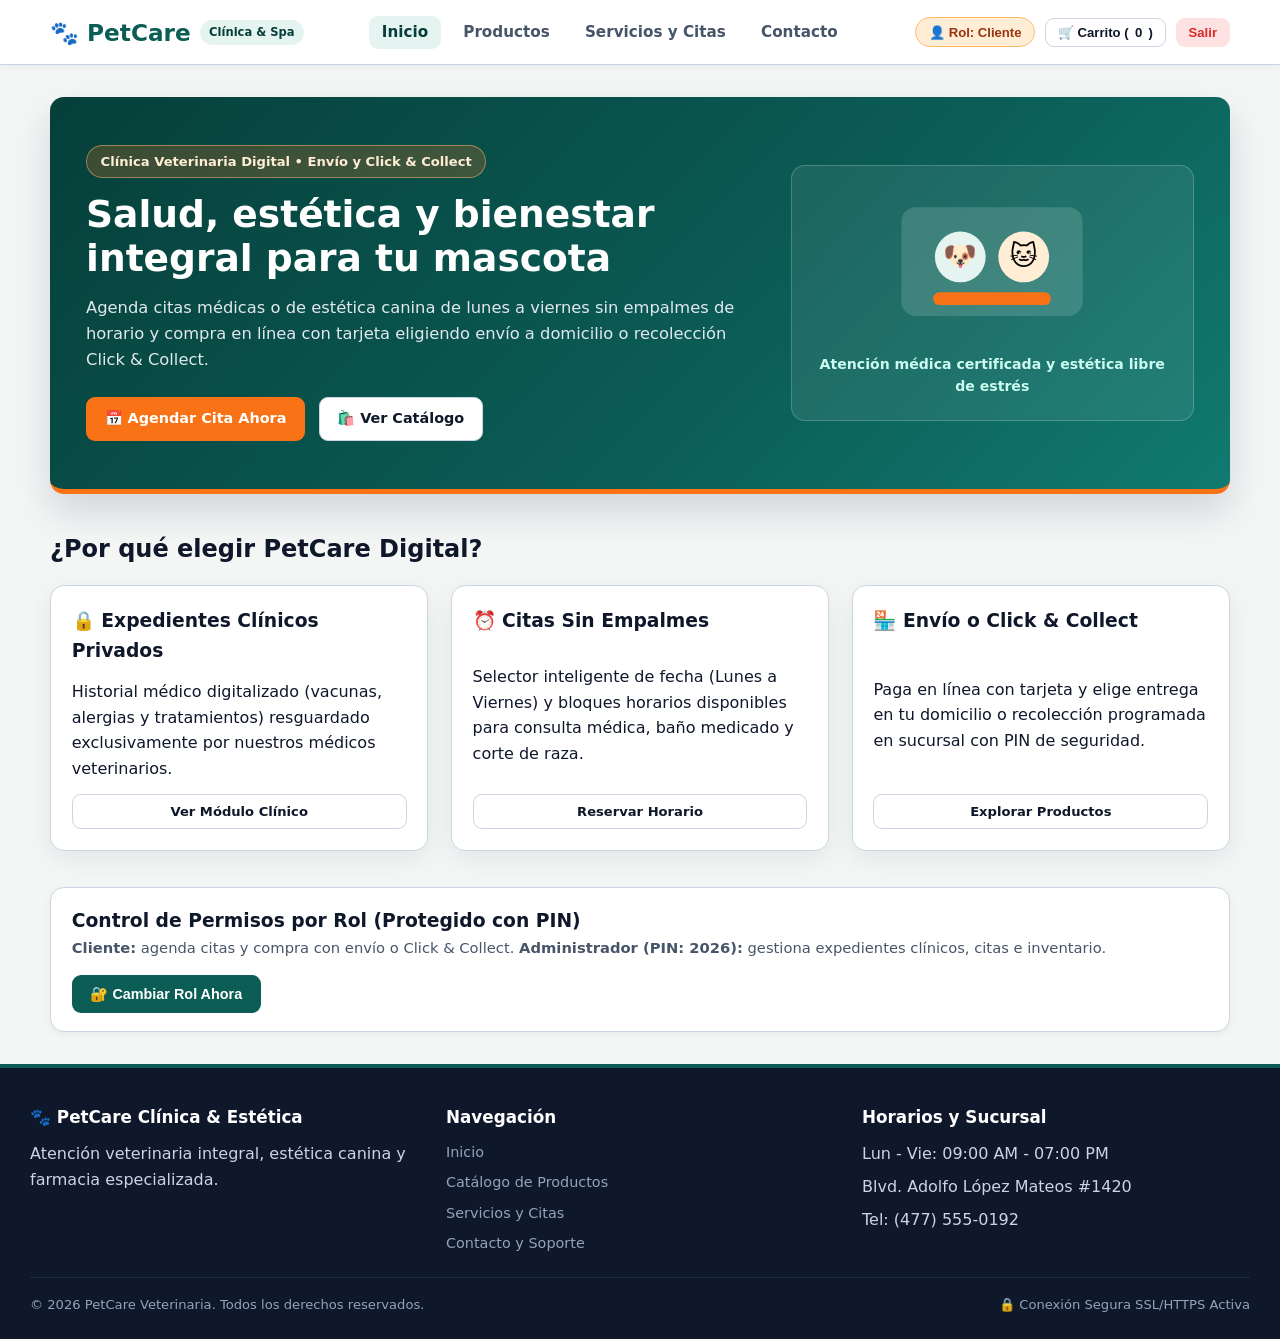
<file: index.html>
<!DOCTYPE html>
<html lang="es">
<head>
  <meta charset="UTF-8">
  <meta name="viewport" content="width=device-width, initial-scale=1.0">
  <meta name="description" content="PetCare - Clínica Veterinaria y Estética Canina Digital.">
  <title>PetCare | Clínica Veterinaria y Estética Canina</title>
  <link rel="stylesheet" href="styles.css">
</head>
<body>
  <!-- ENCABEZADO SEMÁNTICO Y NAVEGACIÓN RESPONSIVE -->
  <header class="site-header">
    <nav class="navbar" aria-label="Navegación principal">
      <a href="index.html" class="brand">🐾 PetCare <span>Clínica &amp; Spa</span></a>
      <!-- Botón hamburguesa interactivo controlado por evento click en main.js -->
      <button type="button" class="menu-toggle" id="menu-toggle" aria-expanded="false" aria-controls="nav-links" aria-label="Abrir menú de navegación">☰</button>
      <ul class="nav-links" id="nav-links">
        <li><a href="index.html" class="active">Inicio</a></li>
        <li><a href="productos.html">Productos</a></li>
        <li><a href="servicios.html">Servicios y Citas</a></li>
        <li><a href="contacto.html">Contacto</a></li>
      </ul>
      <aside class="nav-actions">
        <button type="button" class="badge-role" id="role-toggle" title="Cambiar entre rol Cliente y Administrador">👤 Rol: Cliente</button>
        <button type="button" class="btn btn-outline btn-sm client-only" id="open-cart-btn">🛒 Carrito (<span id="cart-count">0</span>)</button>
        <button type="button" class="btn btn-danger btn-sm" id="logout-btn" title="Cerrar sesión">Salir</button>
      </aside>
    </nav>
  </header>

  <main>
    <!-- BANNER PRINCIPAL (HERO) -->
    <section class="hero" aria-labelledby="hero-title">
      <article>
        <span class="hero-tag">Clínica Veterinaria Digital • Envío y Click &amp; Collect</span>
        <h1 id="hero-title">Salud, estética y bienestar integral para tu mascota</h1>
        <p>Agenda citas médicas o de estética canina de lunes a viernes sin empalmes de horario y compra en línea con tarjeta eligiendo envío a domicilio o recolección Click &amp; Collect.</p>
        <nav class="hero-cta">
          <a href="servicios.html#agendar" class="btn btn-accent">📅 Agendar Cita Ahora</a>
          <a href="productos.html" class="btn btn-outline">🛍️ Ver Catálogo</a>
        </nav>
      </article>
      <figure class="hero-visual">
        <svg viewBox="0 0 240 160" width="220" height="145" role="img" aria-label="Ilustración clínica PetCare">
          <rect x="20" y="20" width="200" height="120" rx="16" fill="#ffffff" fill-opacity="0.14"/>
          <circle cx="85" cy="75" r="28" fill="#e6f4f1"/>
          <text x="85" y="84" font-size="30" text-anchor="middle">🐶</text>
          <circle cx="155" cy="75" r="28" fill="#ffedd5"/>
          <text x="155" y="84" font-size="30" text-anchor="middle">🐱</text>
          <rect x="55" y="114" width="130" height="14" rx="7" fill="#f97316"/>
        </svg>
        <figcaption>Atención médica certificada y estética libre de estrés</figcaption>
      </figure>
    </section>

    <!-- TARJETAS DE SERVICIOS PRINCIPALES -->
    <section aria-labelledby="features-heading">
      <h2 id="features-heading" style="margin-bottom: 1rem;">¿Por qué elegir PetCare Digital?</h2>
      <section class="grid-cards">
        <article class="card">
          <h3>🔒 Expedientes Clínicos Privados</h3>
          <p>Historial médico digitalizado (vacunas, alergias y tratamientos) resguardado exclusivamente por nuestros médicos veterinarios.</p>
          <a href="servicios.html#expedientes" class="btn btn-outline btn-sm">Ver Módulo Clínico</a>
        </article>
        <article class="card">
          <h3>⏰ Citas Sin Empalmes</h3>
          <p>Selector inteligente de fecha (Lunes a Viernes) y bloques horarios disponibles para consulta médica, baño medicado y corte de raza.</p>
          <a href="servicios.html#agendar" class="btn btn-outline btn-sm">Reservar Horario</a>
        </article>
        <article class="card">
          <h3>🏪 Envío o Click &amp; Collect</h3>
          <p>Paga en línea con tarjeta y elige entrega en tu domicilio o recolección programada en sucursal con PIN de seguridad.</p>
          <a href="productos.html" class="btn btn-outline btn-sm">Explorar Productos</a>
        </article>
      </section>
    </section>

    <!-- CONTROL DE ROLES -->
    <section class="toolbar" aria-label="Control de acceso por roles">
      <article>
        <h3>Control de Permisos por Rol (Protegido con PIN)</h3>
        <p style="color: var(--text-muted); font-size: 0.92rem;">
          <strong>Cliente:</strong> agenda citas y compra con envío o Click &amp; Collect.
          <strong>Administrador (PIN: 2026):</strong> gestiona expedientes clínicos, citas e inventario.
        </p>
      </article>
      <button type="button" class="btn btn-primary" onclick="toggleRole()">🔐 Cambiar Rol Ahora</button>
    </section>
  </main>

  <footer class="site-footer">
    <section class="footer-inner">
      <article class="footer-col">
        <h3>🐾 PetCare Clínica &amp; Estética</h3>
        <p>Atención veterinaria integral, estética canina y farmacia especializada.</p>
      </article>
      <article class="footer-col">
        <h3>Navegación</h3>
        <a href="index.html">Inicio</a>
        <a href="productos.html">Catálogo de Productos</a>
        <a href="servicios.html">Servicios y Citas</a>
        <a href="contacto.html">Contacto y Soporte</a>
      </article>
      <article class="footer-col">
        <h3>Horarios y Sucursal</h3>
        <p>Lun - Vie: 09:00 AM - 07:00 PM</p>
        <p>Blvd. Adolfo López Mateos #1420</p>
        <p>Tel: (477) 555-0192</p>
      </article>
    </section>
    <p class="footer-bottom">
      <span>© 2026 PetCare Veterinaria. Todos los derechos reservados.</span>
      <span>🔒 Conexión Segura SSL/HTTPS Activa</span>
    </p>
  </footer>

  <!-- Vinculación de lógica cliente (Etapa 3) -->
  <script src="main.js"></script>
</body>
</html>
</file>
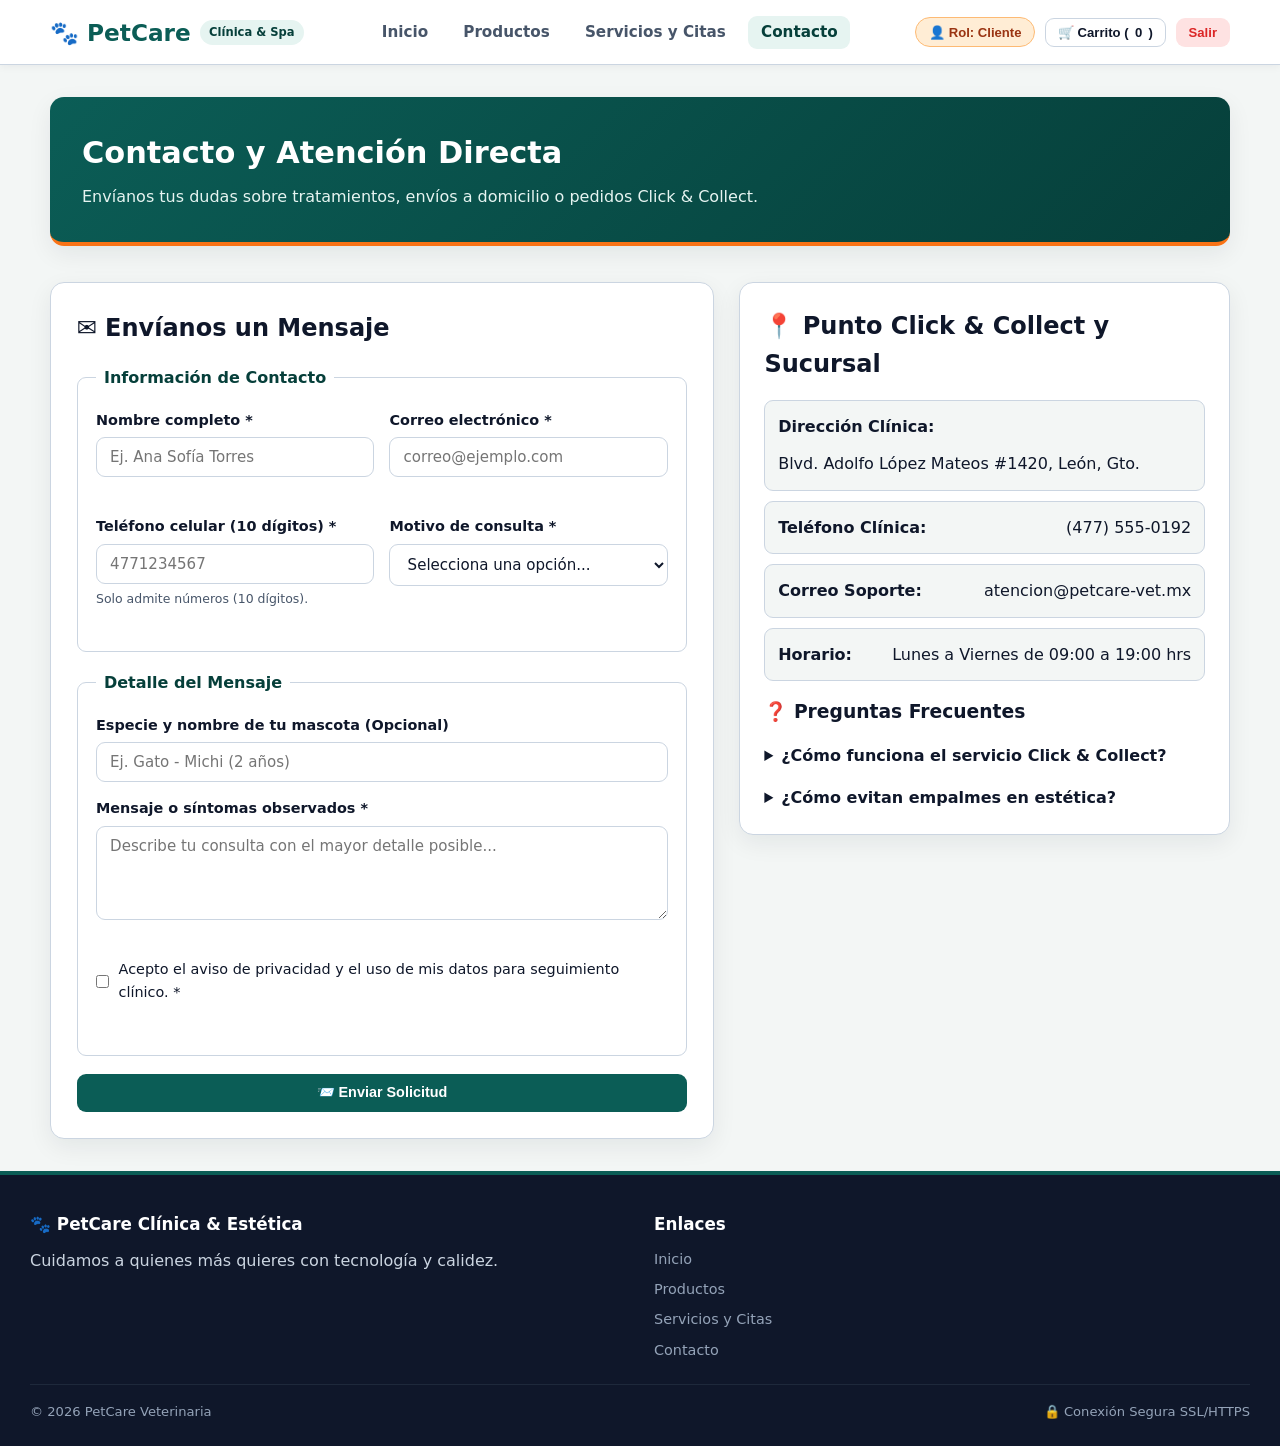
<file: contacto.html>
<!DOCTYPE html>
<html lang="es">
<head>
  <meta charset="UTF-8">
  <meta name="viewport" content="width=device-width, initial-scale=1.0">
  <meta name="description" content="Formulario de contacto, soporte veterinario y sucursal Click & Collect en PetCare.">
  <title>PetCare | Contacto y Soporte</title>
  <link rel="stylesheet" href="styles.css">
</head>
<body>
  <header class="site-header">
    <nav class="navbar" aria-label="Navegación principal">
      <a href="index.html" class="brand">🐾 PetCare <span>Clínica &amp; Spa</span></a>
      <button type="button" class="menu-toggle" id="menu-toggle" aria-expanded="false" aria-controls="nav-links" aria-label="Abrir menú de navegación">☰</button>
      <ul class="nav-links" id="nav-links">
        <li><a href="index.html">Inicio</a></li>
        <li><a href="productos.html">Productos</a></li>
        <li><a href="servicios.html">Servicios y Citas</a></li>
        <li><a href="contacto.html" class="active">Contacto</a></li>
      </ul>
      <aside class="nav-actions">
        <button type="button" class="badge-role" id="role-toggle">👤 Rol: Cliente</button>
        <button type="button" class="btn btn-outline btn-sm client-only" id="open-cart-btn">🛒 Carrito (<span id="cart-count">0</span>)</button>
        <button type="button" class="btn btn-danger btn-sm" id="logout-btn">Salir</button>
      </aside>
    </nav>
  </header>

  <main>
    <section class="page-header">
      <h1>Contacto y Atención Directa</h1>
      <p>Envíanos tus dudas sobre tratamientos, envíos a domicilio o pedidos Click &amp; Collect.</p>
    </section>

    <section class="split-layout">
      <!-- novalidate permite que main.js ejecute y muestre las alertas visuales personalizadas -->
      <form id="contact-form" class="styled-form" aria-labelledby="form-contact-title" novalidate>
        <h2 id="form-contact-title">✉️ Envíanos un Mensaje</h2>

        <!-- Alerta visual general de validación JS (Etapa 3) -->
        <aside id="contact-form-alert" class="alert-box hidden" role="alert" aria-live="polite"></aside>

        <fieldset>
          <legend>Información de Contacto</legend>
          <label>Nombre completo *
            <input type="text" id="contact-name" name="nombre" required minlength="3" placeholder="Ej. Ana Sofía Torres">
            <small class="field-error" id="err-contact-name"></small>
          </label>
          <label>Correo electrónico *
            <input type="email" id="contact-email" name="email" required placeholder="correo@ejemplo.com">
            <small class="field-error" id="err-contact-email"></small>
          </label>
          <label>Teléfono celular (10 dígitos) *
            <input type="tel" id="contact-phone" name="telefono" inputmode="numeric" required maxlength="10" placeholder="4771234567">
            <small class="hint">Solo admite números (10 dígitos).</small>
            <small class="field-error" id="err-contact-phone"></small>
          </label>
          <label>Motivo de consulta *
            <select id="contact-topic" name="motivo" required>
              <option value="">Selecciona una opción...</option>
              <option value="Duda sobre consulta médica">Duda sobre consulta médica</option>
              <option value="Estética y baño canino">Estética y baño canino</option>
              <option value="Seguimiento de envío o Click & Collect">Seguimiento de envío o Click &amp; Collect</option>
              <option value="Soporte técnico de cuenta">Soporte técnico de cuenta</option>
            </select>
            <small class="field-error" id="err-contact-topic"></small>
          </label>
        </fieldset>

        <fieldset class="single-col">
          <legend>Detalle del Mensaje</legend>
          <label>Especie y nombre de tu mascota (Opcional)
            <input type="text" id="contact-pet" name="mascota" placeholder="Ej. Gato - Michi (2 años)">
          </label>
          <label>Mensaje o síntomas observados *
            <textarea id="contact-message" name="mensaje" rows="4" required minlength="10" placeholder="Describe tu consulta con el mayor detalle posible..."></textarea>
            <small class="field-error" id="err-contact-message"></small>
          </label>
          <label style="flex-direction: row; align-items: center; gap: 0.6rem; font-weight: 500;">
            <input type="checkbox" id="contact-privacy" required style="width: auto;">
            Acepto el aviso de privacidad y el uso de mis datos para seguimiento clínico. *
          </label>
          <small class="field-error" id="err-contact-privacy"></small>
        </fieldset>

        <button type="submit" class="btn btn-primary">📨 Enviar Solicitud</button>
      </form>

      <aside class="info-panel">
        <h2>📍 Punto Click &amp; Collect y Sucursal</h2>
        <ul class="clean-list">
          <li><strong>Dirección Clínica:</strong><span>Blvd. Adolfo López Mateos #1420, León, Gto.</span></li>
          <li><strong>Teléfono Clínica:</strong><span>(477) 555-0192</span></li>
          <li><strong>Correo Soporte:</strong><span>atencion@petcare-vet.mx</span></li>
          <li><strong>Horario:</strong><span>Lunes a Viernes de 09:00 a 19:00 hrs</span></li>
        </ul>
        <h3>❓ Preguntas Frecuentes</h3>
        <details>
          <summary style="cursor: pointer; font-weight: 700;">¿Cómo funciona el servicio Click &amp; Collect?</summary>
          <p style="margin-top: 0.4rem; font-size: 0.9rem; color: var(--text-muted);">Tu pedido se liquida <strong>por adelantado con tarjeta</strong>. Al confirmar recibirás un folio y un <strong>PIN de 4 dígitos</strong>; acude en el horario seleccionado con tu PIN e identificación oficial.</p>
        </details>
        <details>
          <summary style="cursor: pointer; font-weight: 700;">¿Cómo evitan empalmes en estética?</summary>
          <p style="margin-top: 0.4rem; font-size: 0.9rem; color: var(--text-muted);">Nuestro módulo de citas bloquea automáticamente cada bloque horario reservado en la fecha elegida.</p>
        </details>
      </aside>
    </section>
  </main>

  <footer class="site-footer">
    <section class="footer-inner">
      <article class="footer-col">
        <h3>🐾 PetCare Clínica &amp; Estética</h3>
        <p>Cuidamos a quienes más quieres con tecnología y calidez.</p>
      </article>
      <article class="footer-col">
        <h3>Enlaces</h3>
        <a href="index.html">Inicio</a>
        <a href="productos.html">Productos</a>
        <a href="servicios.html">Servicios y Citas</a>
        <a href="contacto.html">Contacto</a>
      </article>
    </section>
    <p class="footer-bottom">
      <span>© 2026 PetCare Veterinaria</span>
      <span>🔒 Conexión Segura SSL/HTTPS</span>
    </p>
  </footer>

  <script src="main.js"></script>
</body>
</html>
</file>
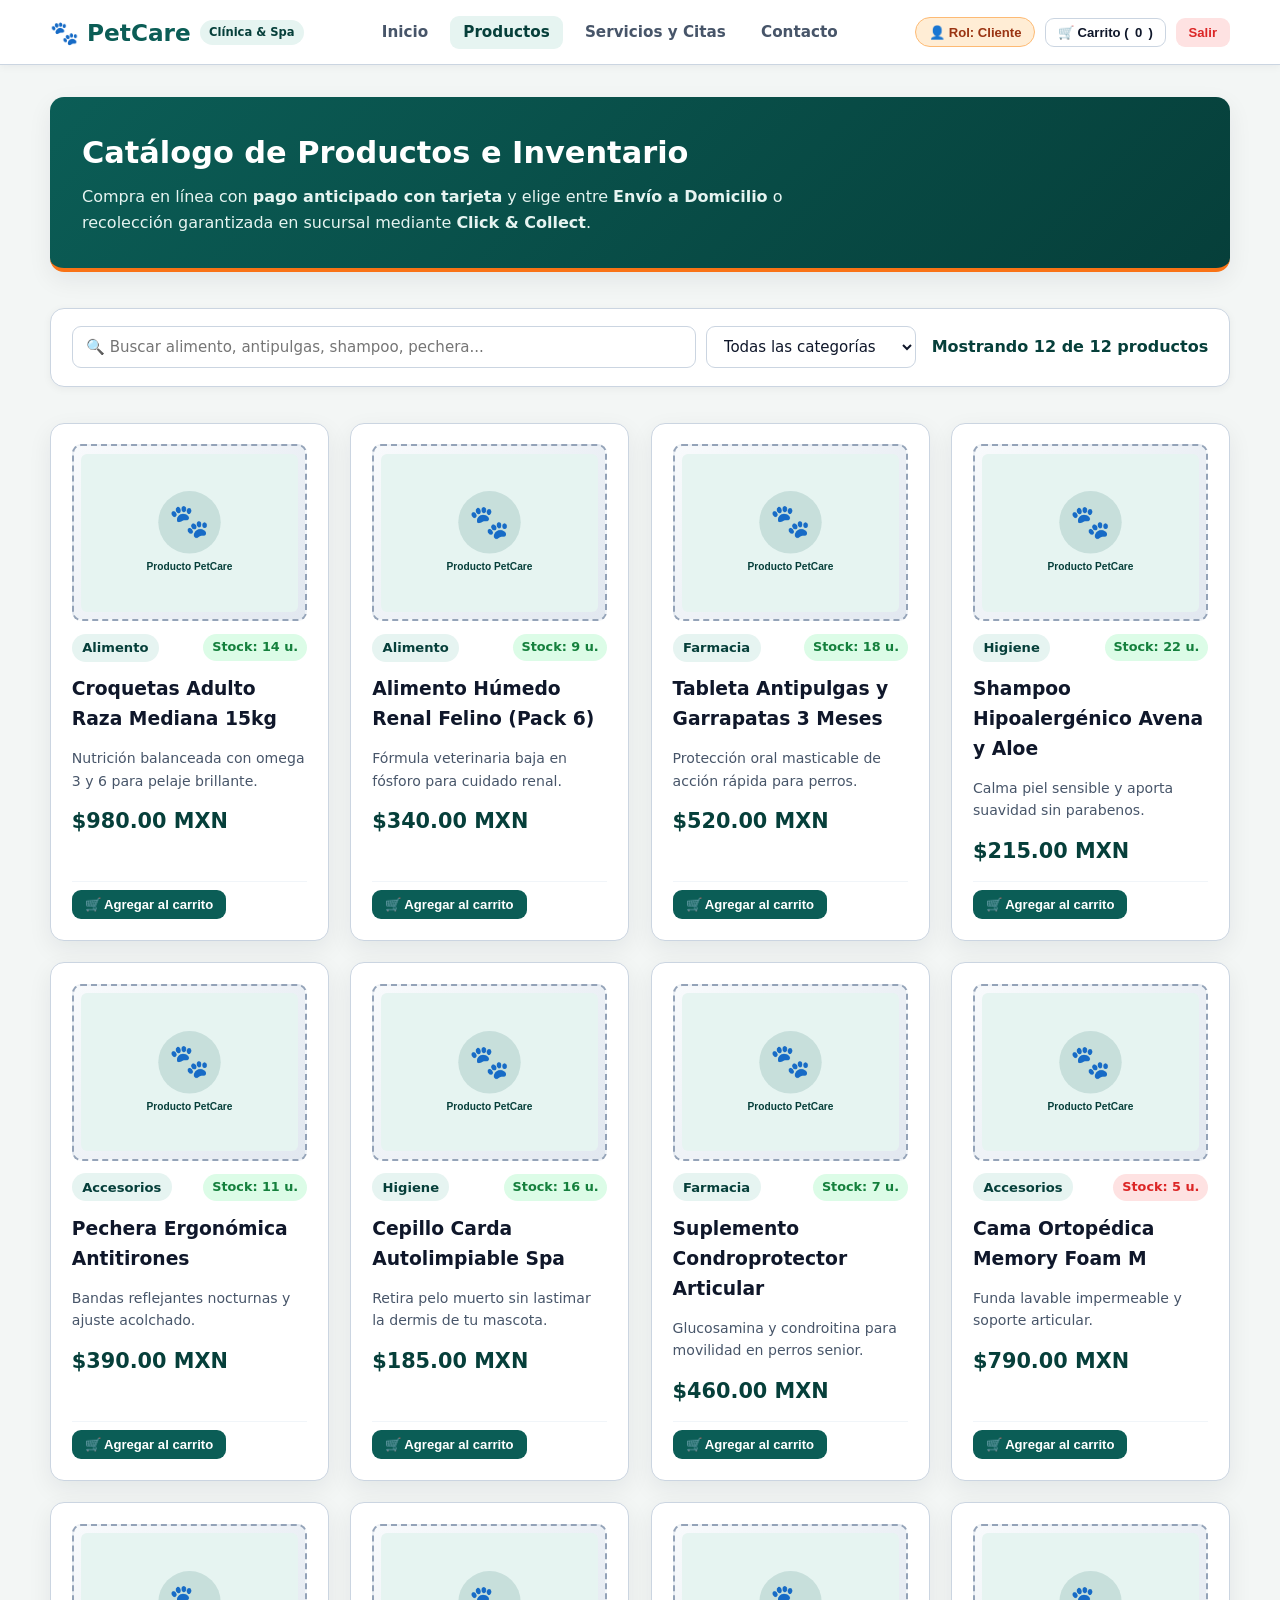
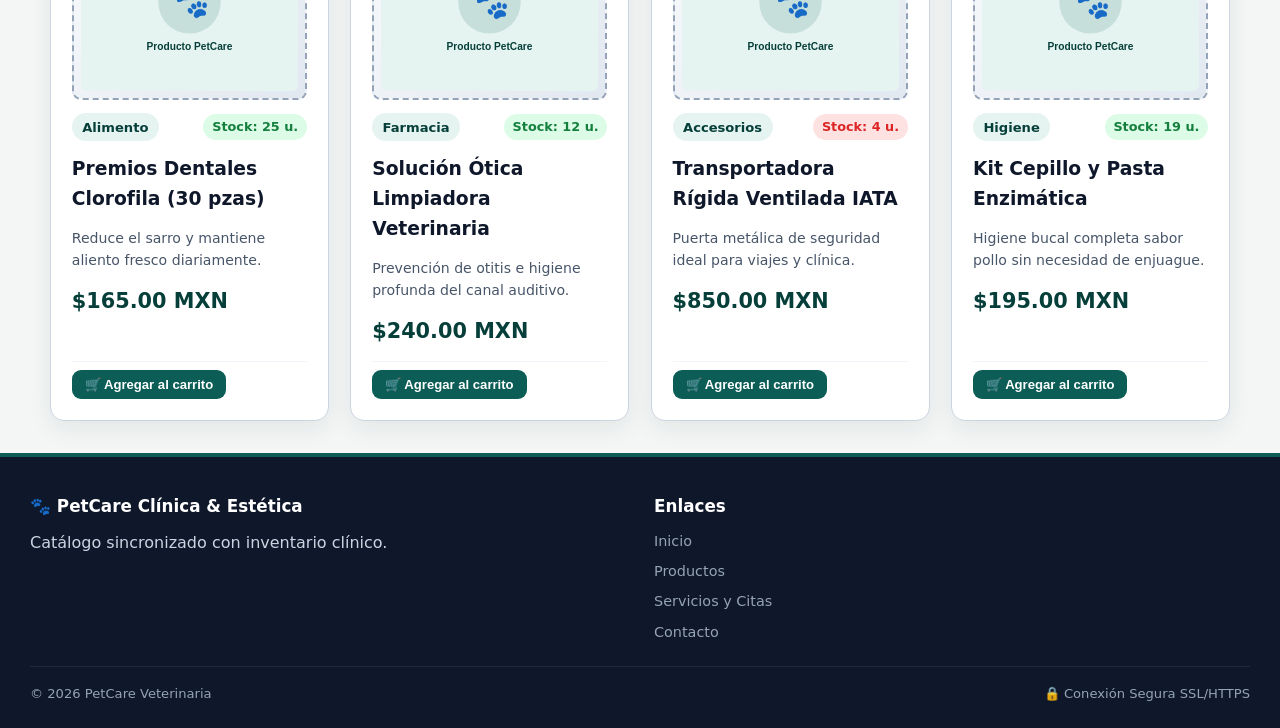
<file: productos.html>
<!DOCTYPE html>
<html lang="es">
<head>
  <meta charset="UTF-8">
  <meta name="viewport" content="width=device-width, initial-scale=1.0">
  <meta name="description" content="Catálogo de productos veterinarios con envío a domicilio y Click & Collect en PetCare.">
  <title>PetCare | Catálogo de Productos</title>
  <link rel="stylesheet" href="styles.css">
</head>
<body>
  <header class="site-header">
    <nav class="navbar" aria-label="Navegación principal">
      <a href="index.html" class="brand">🐾 PetCare <span>Clínica &amp; Spa</span></a>
      <button type="button" class="menu-toggle" id="menu-toggle" aria-expanded="false" aria-controls="nav-links" aria-label="Abrir menú de navegación">☰</button>
      <ul class="nav-links" id="nav-links">
        <li><a href="index.html">Inicio</a></li>
        <li><a href="productos.html" class="active">Productos</a></li>
        <li><a href="servicios.html">Servicios y Citas</a></li>
        <li><a href="contacto.html">Contacto</a></li>
      </ul>
      <aside class="nav-actions">
        <button type="button" class="badge-role" id="role-toggle">👤 Rol: Cliente</button>
        <button type="button" class="btn btn-outline btn-sm client-only" id="open-cart-btn">🛒 Carrito (<span id="cart-count">0</span>)</button>
        <button type="button" class="btn btn-danger btn-sm" id="logout-btn">Salir</button>
      </aside>
    </nav>
  </header>

  <main>
    <section class="page-header">
      <h1>Catálogo de Productos e Inventario</h1>
      <p>Compra en línea con <strong>pago anticipado con tarjeta</strong> y elige entre <strong>Envío a Domicilio</strong> o recolección garantizada en sucursal mediante <strong>Click &amp; Collect</strong>.</p>
    </section>

    <!-- PANEL EXCLUSIVO DE ADMINISTRADOR -->
    <section class="admin-panel admin-only" id="admin-product-panel" aria-labelledby="admin-prod-title">
      <h2 id="admin-prod-title">🛠️ Panel Administrador: Registrar Nuevo Producto</h2>
      <p style="font-size: 0.9rem; color: var(--text-muted);">En modo Administrador puedes agregar, editar existencias o eliminar productos (compras deshabilitadas).</p>
      <form id="add-product-form" class="styled-form">
        <fieldset>
          <legend>Datos del Producto</legend>
          <label>Nombre del producto *
            <input type="text" id="prod-name" required placeholder="Ej. Croquetas Cachorro 4kg">
          </label>
          <label>Categoría *
            <select id="prod-category" required>
              <option value="Alimento">Alimento</option>
              <option value="Farmacia">Farmacia</option>
              <option value="Accesorios">Accesorios</option>
              <option value="Higiene">Higiene y Estética</option>
            </select>
          </label>
          <label>Precio (MXN) *
            <input type="number" id="prod-price" min="1" step="0.01" required placeholder="350.00">
          </label>
          <label>Existencias (Stock) *
            <input type="number" id="prod-stock" min="0" required placeholder="15">
          </label>
          <label>URL de Imagen (Opcional)
            <input type="text" id="prod-img" placeholder="https://ejemplo.com/imagen.jpg">
          </label>
          <label>Descripción breve *
            <input type="text" id="prod-desc" required placeholder="Presentación, beneficios o dosis">
          </label>
        </fieldset>
        <button type="submit" class="btn btn-primary">💾 Guardar Producto en Inventario</button>
      </form>
    </section>

    <!-- BARRA DE BÚSQUEDA Y FILTRO -->
    <section class="toolbar" aria-label="Filtrar productos">
      <form class="search-bar" onsubmit="event.preventDefault();">
        <input type="search" id="product-search" placeholder="🔍 Buscar alimento, antipulgas, shampoo, pechera..." aria-label="Buscar producto">
        <select id="category-filter" style="max-width: 210px;" aria-label="Filtrar por categoría">
          <option value="Todas">Todas las categorías</option>
          <option value="Alimento">Alimento</option>
          <option value="Farmacia">Farmacia</option>
          <option value="Accesorios">Accesorios</option>
          <option value="Higiene">Higiene y Estética</option>
        </select>
      </form>
      <span id="product-counter" style="font-weight: 700; color: var(--primary-dark);">Mostrando 12 productos</span>
    </section>

    <!-- CUADRÍCULA DINÁMICA DE PRODUCTOS -->
    <section class="catalog-grid" id="products-grid" aria-label="Listado de productos"></section>
  </main>

  <footer class="site-footer">
    <section class="footer-inner">
      <article class="footer-col">
        <h3>🐾 PetCare Clínica &amp; Estética</h3>
        <p>Catálogo sincronizado con inventario clínico.</p>
      </article>
      <article class="footer-col">
        <h3>Enlaces</h3>
        <a href="index.html">Inicio</a>
        <a href="productos.html">Productos</a>
        <a href="servicios.html">Servicios y Citas</a>
        <a href="contacto.html">Contacto</a>
      </article>
    </section>
    <p class="footer-bottom">
      <span>© 2026 PetCare Veterinaria</span>
      <span>🔒 Conexión Segura SSL/HTTPS</span>
    </p>
  </footer>

  <script src="main.js"></script>
</body>
</html>
</file>
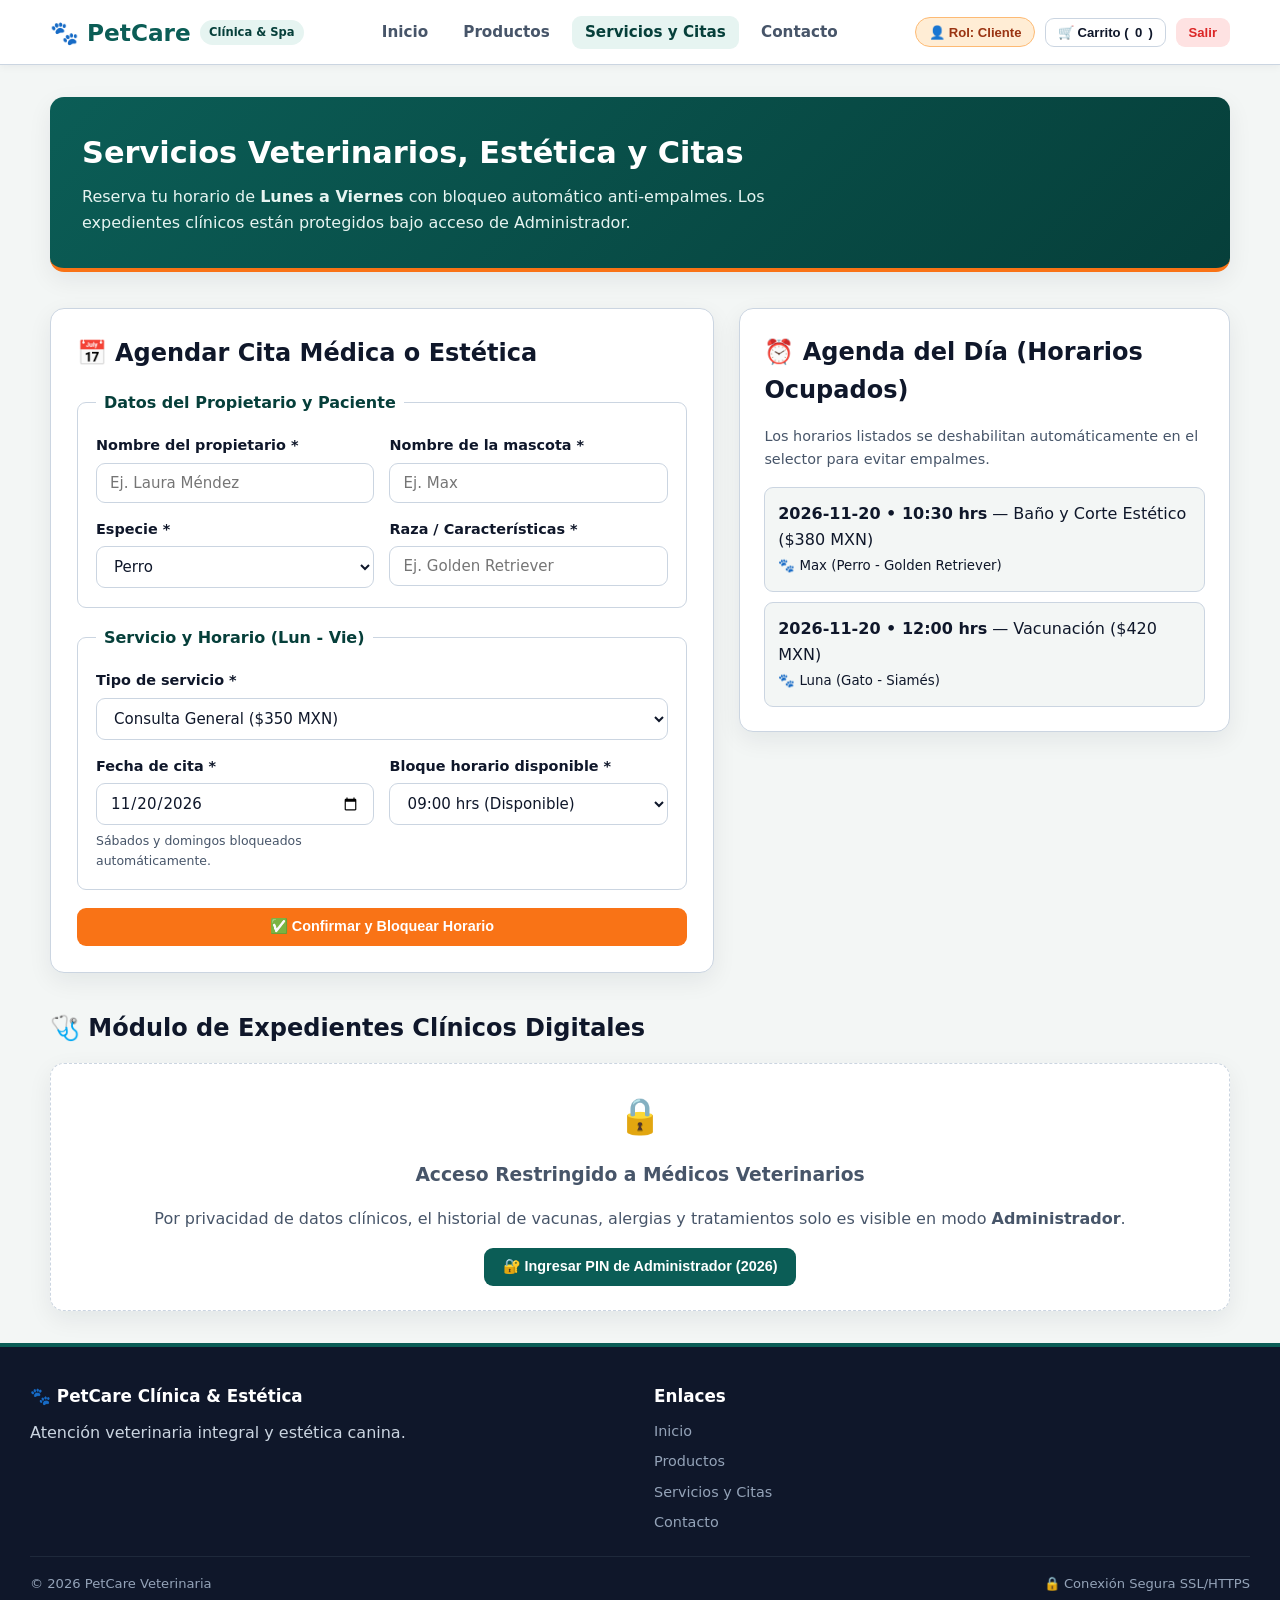
<file: servicios.html>
<!DOCTYPE html>
<html lang="es">
<head>
  <meta charset="UTF-8">
  <meta name="viewport" content="width=device-width, initial-scale=1.0">
  <meta name="description" content="Agendamiento de citas médicas y estética canina sin empalmes y módulo de expedientes clínicos.">
  <title>PetCare | Servicios, Citas y Expedientes</title>
  <link rel="stylesheet" href="styles.css">
</head>
<body>
  <header class="site-header">
    <nav class="navbar" aria-label="Navegación principal">
      <a href="index.html" class="brand">🐾 PetCare <span>Clínica &amp; Spa</span></a>
      <button type="button" class="menu-toggle" id="menu-toggle" aria-expanded="false" aria-controls="nav-links" aria-label="Abrir menú de navegación">☰</button>
      <ul class="nav-links" id="nav-links">
        <li><a href="index.html">Inicio</a></li>
        <li><a href="productos.html">Productos</a></li>
        <li><a href="servicios.html" class="active">Servicios y Citas</a></li>
        <li><a href="contacto.html">Contacto</a></li>
      </ul>
      <aside class="nav-actions">
        <button type="button" class="badge-role" id="role-toggle">👤 Rol: Cliente</button>
        <button type="button" class="btn btn-outline btn-sm client-only" id="open-cart-btn">🛒 Carrito (<span id="cart-count">0</span>)</button>
        <button type="button" class="btn btn-danger btn-sm" id="logout-btn">Salir</button>
      </aside>
    </nav>
  </header>

  <main>
    <section class="page-header">
      <h1>Servicios Veterinarios, Estética y Citas</h1>
      <p>Reserva tu horario de <strong>Lunes a Viernes</strong> con bloqueo automático anti-empalmes. Los expedientes clínicos están protegidos bajo acceso de Administrador.</p>
    </section>

    <!-- MÓDULO 1: RESERVACIÓN DE CITAS SIN EMPALMES -->
    <section id="agendar" class="split-layout" aria-labelledby="agendar-title">
      <form id="appointment-form" class="styled-form">
        <h2 id="agendar-title">📅 Agendar Cita Médica o Estética</h2>
        <fieldset>
          <legend>Datos del Propietario y Paciente</legend>
          <label>Nombre del propietario *
            <input type="text" id="cita-owner" required minlength="3" placeholder="Ej. Laura Méndez">
          </label>
          <label>Nombre de la mascota *
            <input type="text" id="cita-pet" required minlength="2" placeholder="Ej. Max">
          </label>
          <label>Especie *
            <select id="cita-species" required>
              <option value="Perro">Perro</option>
              <option value="Gato">Gato</option>
              <option value="Otra especie">Otra especie</option>
            </select>
          </label>
          <label>Raza / Características *
            <input type="text" id="cita-breed" required placeholder="Ej. Golden Retriever">
          </label>
        </fieldset>

        <fieldset>
          <legend>Servicio y Horario (Lun - Vie)</legend>
          <label style="grid-column: 1 / -1;">Tipo de servicio *
            <select id="cita-service" required>
              <option value="Consulta General ($350 MXN)">Consulta General ($350 MXN)</option>
              <option value="Baño y Corte Estético ($380 MXN)">Baño y Corte Estético ($380 MXN)</option>
              <option value="Vacunación ($420 MXN)">Vacunación ($420 MXN)</option>
              <option value="Baño Medicado Dermatológico ($450 MXN)">Baño Medicado Dermatológico ($450 MXN)</option>
            </select>
          </label>
          <label>Fecha de cita *
            <input type="date" id="cita-date" required>
            <small class="hint">Sábados y domingos bloqueados automáticamente.</small>
          </label>
          <label>Bloque horario disponible *
            <select id="cita-time" required></select>
          </label>
        </fieldset>

        <button type="submit" class="btn btn-accent">✅ Confirmar y Bloquear Horario</button>
      </form>

      <aside class="info-panel">
        <h2>⏰ Agenda del Día (Horarios Ocupados)</h2>
        <p style="font-size: 0.9rem; color: var(--text-muted);">Los horarios listados se deshabilitan automáticamente en el selector para evitar empalmes.</p>
        <ul class="clean-list" id="appointments-list"></ul>
      </aside>
    </section>

    <!-- MÓDULO 2: EXPEDIENTES CLÍNICOS (SOLO ADMINISTRADOR) -->
    <section id="expedientes" aria-labelledby="expedientes-title">
      <h2 id="expedientes-title" style="margin-bottom: 1rem;">🩺 Módulo de Expedientes Clínicos Digitales</h2>

      <!-- Vista restringida para Rol Cliente -->
      <article class="restricted-box client-only">
        <span style="font-size: 2.2rem;">🔒</span>
        <h3>Acceso Restringido a Médicos Veterinarios</h3>
        <p>Por privacidad de datos clínicos, el historial de vacunas, alergias y tratamientos solo es visible en modo <strong>Administrador</strong>.</p>
        <button type="button" class="btn btn-primary" onclick="toggleRole()">🔐 Ingresar PIN de Administrador (2026)</button>
      </article>

      <!-- Vista activa para Rol Administrador -->
      <section class="admin-panel admin-only">
        <h3>📋 Registrar Nuevo Expediente Clínico</h3>
        <form id="record-form" class="styled-form">
          <fieldset>
            <legend>Ficha Clínica del Paciente</legend>
            <label>Nombre de mascota *
              <input type="text" id="rec-pet" required placeholder="Ej. Toby">
            </label>
            <label>Especie y Raza *
              <input type="text" id="rec-breed" required placeholder="Ej. Perro • Beagle">
            </label>
            <label>Propietario *
              <input type="text" id="rec-owner" required placeholder="Ej. Carlos Ruiz">
            </label>
            <label>Vacunas aplicadas *
              <input type="text" id="rec-vaccines" required placeholder="Ej. Séxtuple, Rabia">
            </label>
            <label>Alergias conocidas *
              <input type="text" id="rec-allergies" required placeholder="Ej. Ninguna / Pollo">
            </label>
            <label>Tratamiento o diagnóstico *
              <input type="text" id="rec-treatment" required placeholder="Ej. Desparasitación interna">
            </label>
          </fieldset>
          <button type="submit" class="btn btn-primary">💾 Guardar Expediente</button>
        </form>

        <section class="toolbar" style="margin-top: 0.5rem;">
          <input type="search" id="record-search" placeholder="🔍 Buscar expediente por mascota, dueño o alergia..." aria-label="Buscar expediente">
        </section>

        <section class="grid-cards" id="records-grid" style="margin-top: 0.5rem;"></section>
      </section>
    </section>
  </main>

  <footer class="site-footer">
    <section class="footer-inner">
      <article class="footer-col">
        <h3>🐾 PetCare Clínica &amp; Estética</h3>
        <p>Atención veterinaria integral y estética canina.</p>
      </article>
      <article class="footer-col">
        <h3>Enlaces</h3>
        <a href="index.html">Inicio</a>
        <a href="productos.html">Productos</a>
        <a href="servicios.html">Servicios y Citas</a>
        <a href="contacto.html">Contacto</a>
      </article>
    </section>
    <p class="footer-bottom">
      <span>© 2026 PetCare Veterinaria</span>
      <span>🔒 Conexión Segura SSL/HTTPS</span>
    </p>
  </footer>

  <script src="main.js"></script>
</body>
</html>
</file>
<file: styles.css>
/* ==========================================================================
   PETCARE PRO - CLÍNICA VETERINARIA Y ESTÉTICA CANINA
   CSS3 Centralizado, Variables, Flexbox, Grid, Roles con PIN,
   Estados Visuales de Validación JS (Etapa 3) y RWD (<768px)
   ========================================================================== */
:root {
  --primary: #0b5d56;
  --primary-dark: #063f3a;
  --primary-soft: #e6f4f1;
  --accent: #f97316;
  --accent-dark: #ea580c;
  --accent-soft: #ffedd5;
  --bg: #f3f6f5;
  --surface: #ffffff;
  --text: #0f172a;
  --text-muted: #475569;
  --border: #cbd5e1;
  --danger: #dc2626;
  --danger-soft: #fee2e2;
  --success: #15803d;
  --success-soft: #dcfce7;
  --admin-bg: #eff6ff;
  --admin-border: #3b82f6;
  --font-sans: 'Segoe UI', system-ui, -apple-system, sans-serif;
  --radius: 14px;
  --radius-sm: 9px;
  --shadow-sm: 0 2px 8px rgba(15, 23, 42, 0.05);
  --shadow: 0 8px 24px rgba(15, 23, 42, 0.07);
  --shadow-lg: 0 18px 36px rgba(15, 23, 42, 0.14);
  --transition: 0.22s cubic-bezier(0.4, 0, 0.2, 1);
  --container-max: 1220px;
}

*, *::before, *::after { box-sizing: border-box; margin: 0; padding: 0; }
html, body { max-width: 100%; overflow-x: hidden; scroll-behavior: smooth; }
body {
  font-family: var(--font-sans);
  background-color: var(--bg);
  color: var(--text);
  line-height: 1.6;
  min-height: 100vh;
  display: flex;
  flex-direction: column;
}
img { max-width: 100%; height: auto; display: block; }

/* HEADER Y NAVEGACIÓN */
header.site-header {
  background-color: rgba(255, 255, 255, 0.94);
  backdrop-filter: blur(10px);
  border-bottom: 1px solid var(--border);
  position: sticky;
  top: 0;
  z-index: 100;
  box-shadow: var(--shadow-sm);
}
nav.navbar {
  max-width: var(--container-max);
  margin: 0 auto;
  padding: 0.85rem 1.25rem;
  display: flex;
  align-items: center;
  justify-content: space-between;
  gap: 1rem;
  flex-wrap: wrap;
}
.brand {
  display: flex;
  align-items: center;
  gap: 0.55rem;
  text-decoration: none;
  color: var(--primary);
  font-weight: 800;
  font-size: 1.45rem;
}
.brand span {
  background: var(--primary-soft);
  color: var(--primary-dark);
  font-size: 0.72rem;
  padding: 0.2rem 0.6rem;
  border-radius: 999px;
  font-weight: 700;
}
.menu-toggle {
  display: none;
  background: var(--bg);
  border: 1px solid var(--border);
  padding: 0.45rem 0.75rem;
  border-radius: var(--radius-sm);
  font-size: 1.25rem;
  cursor: pointer;
  transition: var(--transition);
}
.menu-toggle:hover, .menu-toggle[aria-expanded="true"] {
  background-color: var(--primary-soft);
  border-color: var(--primary);
  color: var(--primary-dark);
}
ul.nav-links { list-style: none; display: flex; align-items: center; gap: 0.6rem; }
ul.nav-links a {
  text-decoration: none;
  color: var(--text-muted);
  font-weight: 600;
  font-size: 0.95rem;
  padding: 0.45rem 0.8rem;
  border-radius: var(--radius-sm);
  transition: var(--transition);
}
ul.nav-links a:hover, ul.nav-links a.active { color: var(--primary-dark); background-color: var(--primary-soft); }
aside.nav-actions { display: flex; align-items: center; gap: 0.6rem; flex-wrap: wrap; }

/* CONTROL DE ROLES */
.admin-only { display: none !important; }
body.role-admin .admin-only { display: flex !important; }
body.role-admin section.admin-only, body.role-admin article.admin-only { display: block !important; }
body.role-admin .client-only { display: none !important; }

/* BOTONES Y BADGES */
.btn {
  display: inline-flex;
  align-items: center;
  justify-content: center;
  gap: 0.4rem;
  padding: 0.6rem 1.1rem;
  border-radius: var(--radius-sm);
  border: 1px solid transparent;
  font-weight: 700;
  font-size: 0.9rem;
  cursor: pointer;
  text-decoration: none;
  transition: var(--transition);
}
.btn-primary { background-color: var(--primary); color: #ffffff; }
.btn-primary:hover { background-color: var(--primary-dark); transform: translateY(-1px); }
.btn-accent { background-color: var(--accent); color: #ffffff; }
.btn-accent:hover { background-color: var(--accent-dark); transform: translateY(-1px); }
.btn-outline { background-color: var(--surface); border-color: var(--border); color: var(--text); }
.btn-outline:hover { border-color: var(--primary); color: var(--primary); background-color: var(--primary-soft); }
.btn-danger { background-color: var(--danger-soft); color: var(--danger); }
.btn-danger:hover { background-color: var(--danger); color: #ffffff; }
.btn-sm { padding: 0.38rem 0.75rem; font-size: 0.82rem; }
.badge-role {
  background-color: var(--accent-soft);
  color: #9a3412;
  border: 1px solid #fdba74;
  padding: 0.4rem 0.8rem;
  border-radius: 999px;
  font-size: 0.82rem;
  font-weight: 700;
  cursor: pointer;
}
.badge-role.is-admin { background-color: #dbeafe; color: #1e40af; border-color: #93c5fd; }

/* MAIN Y ENCABEZADOS */
main {
  flex: 1;
  width: 100%;
  max-width: var(--container-max);
  margin: 0 auto;
  padding: 2rem 1.25rem;
  display: flex;
  flex-direction: column;
  gap: 2.25rem;
}
section.page-header {
  background: linear-gradient(135deg, var(--primary) 0%, var(--primary-dark) 100%);
  color: #ffffff;
  padding: 2rem;
  border-radius: var(--radius);
  box-shadow: var(--shadow);
  border-bottom: 4px solid var(--accent);
}
section.page-header h1 { font-size: 1.9rem; margin-bottom: 0.4rem; }
section.page-header p { color: #e6f4f1; max-width: 72ch; }

/* HERO Y TARJETAS */
section.hero {
  background: linear-gradient(135deg, #063f3a 0%, #0b5d56 60%, #117a70 100%);
  color: #ffffff;
  border-radius: var(--radius);
  padding: 3rem 2.25rem;
  display: grid;
  grid-template-columns: 1.25fr 0.75fr;
  gap: 2rem;
  align-items: center;
  box-shadow: var(--shadow-lg);
  border-bottom: 5px solid var(--accent);
}
.hero-tag {
  display: inline-block;
  background-color: rgba(249, 115, 22, 0.22);
  border: 1px solid rgba(253, 186, 116, 0.5);
  color: #ffedd5;
  padding: 0.3rem 0.85rem;
  border-radius: 999px;
  font-size: 0.82rem;
  font-weight: 700;
  margin-bottom: 0.85rem;
}
section.hero h1 { font-size: 2.35rem; line-height: 1.18; margin-bottom: 0.9rem; }
section.hero p { color: #e2e8f0; margin-bottom: 1.5rem; font-size: 1.02rem; }
nav.hero-cta { display: flex; flex-wrap: wrap; gap: 0.85rem; }
figure.hero-visual {
  background-color: rgba(255, 255, 255, 0.08);
  border: 1px solid rgba(255, 255, 255, 0.2);
  border-radius: var(--radius);
  padding: 1.4rem;
  text-align: center;
}
figure.hero-visual figcaption { margin-top: 0.7rem; font-size: 0.88rem; color: #ccfbf1; font-weight: 600; }
section.grid-cards { display: grid; grid-template-columns: repeat(3, 1fr); gap: 1.4rem; }
section.catalog-grid { display: grid; grid-template-columns: repeat(4, 1fr); gap: 1.35rem; }
article.card {
  background-color: var(--surface);
  border: 1px solid var(--border);
  border-radius: var(--radius);
  padding: 1.3rem;
  box-shadow: var(--shadow);
  display: flex;
  flex-direction: column;
  justify-content: space-between;
  gap: 0.8rem;
  transition: transform var(--transition), box-shadow var(--transition), border-color var(--transition);
}
article.card:hover { transform: translateY(-4px); box-shadow: var(--shadow-lg); border-color: var(--primary); }
figure.product-img-slot {
  width: 100%;
  aspect-ratio: 4 / 3;
  background: linear-gradient(135deg, #f8fafc 0%, #e2e8f0 100%);
  border: 2px dashed #94a3b8;
  border-radius: var(--radius-sm);
  display: flex;
  align-items: center;
  justify-content: center;
  overflow: hidden;
  padding: 0.45rem;
}
figure.product-img-slot img { width: 100%; height: 100%; object-fit: cover; border-radius: 6px; }
.product-meta { display: flex; justify-content: space-between; align-items: center; font-size: 0.8rem; }
.category-pill { background-color: var(--primary-soft); color: var(--primary-dark); padding: 0.22rem 0.65rem; border-radius: 999px; font-weight: 700; font-size: 0.82rem; }
.stock-pill { color: var(--success); background-color: var(--success-soft); padding: 0.18rem 0.55rem; border-radius: 999px; font-weight: 700; }
.stock-pill.low { color: var(--danger); background-color: var(--danger-soft); }
.price { font-size: 1.3rem; font-weight: 800; color: var(--primary-dark); }
footer.card-actions { display: flex; gap: 0.5rem; flex-wrap: wrap; margin-top: auto; padding-top: 0.5rem; border-top: 1px solid #f1f5f9; }

/* FORMULARIOS, VALIDACIÓN VISUAL JS (ETAPA 3) Y LAYOUTS */
section.toolbar {
  background-color: var(--surface);
  border: 1px solid var(--border);
  border-radius: var(--radius);
  padding: 1.1rem 1.3rem;
  box-shadow: var(--shadow-sm);
  display: flex;
  flex-wrap: wrap;
  gap: 1rem;
  align-items: center;
  justify-content: space-between;
}
form.search-bar { display: flex; flex: 1; min-width: 240px; gap: 0.6rem; }
input, select, textarea {
  width: 100%;
  padding: 0.62rem 0.82rem;
  border: 1.5px solid var(--border);
  border-radius: var(--radius-sm);
  font-family: inherit;
  font-size: 0.94rem;
  background-color: var(--surface);
  color: var(--text);
  transition: border-color var(--transition), box-shadow var(--transition);
}
input:focus, select:focus, textarea:focus {
  outline: none;
  border-color: var(--primary);
  box-shadow: 0 0 0 3px rgba(11, 93, 86, 0.16);
}

/* Estados visuales dinámicos de validación JavaScript */
input.input-error, select.input-error, textarea.input-error {
  border-color: var(--danger) !important;
  background-color: #fffafa;
  box-shadow: 0 0 0 3px rgba(220, 38, 38, 0.14);
}
input.input-valid, select.input-valid, textarea.input-valid {
  border-color: var(--success) !important;
  background-color: #f7fef9;
}
small.field-error {
  display: block;
  min-height: 1.1rem;
  color: var(--danger);
  font-size: 0.8rem;
  font-weight: 700;
}
aside.alert-box {
  padding: 0.9rem 1rem;
  border-radius: var(--radius-sm);
  font-size: 0.9rem;
  font-weight: 600;
  border-left: 4px solid transparent;
}
aside.alert-box.alert-error {
  background-color: var(--danger-soft);
  color: #991b1b;
  border-color: var(--danger);
}
aside.alert-box.alert-success {
  background-color: var(--success-soft);
  color: #166534;
  border-color: var(--success);
}

form.styled-form {
  background-color: var(--surface);
  border: 1px solid var(--border);
  border-radius: var(--radius);
  padding: 1.6rem;
  box-shadow: var(--shadow);
  display: flex;
  flex-direction: column;
  gap: 1.1rem;
}
fieldset {
  border: 1px solid var(--border);
  border-radius: var(--radius-sm);
  padding: 1.15rem;
  display: grid;
  grid-template-columns: repeat(2, 1fr);
  gap: 0.95rem;
}
fieldset.single-col { grid-template-columns: 1fr; }
legend { padding: 0 0.5rem; font-weight: 700; color: var(--primary-dark); }
label { display: flex; flex-direction: column; gap: 0.35rem; font-weight: 600; font-size: 0.9rem; }
label small.hint { font-weight: 500; font-size: 0.78rem; color: var(--text-muted); }
.error-text { color: var(--danger); font-weight: 700; font-size: 0.86rem; }

section.mode-selector { display: grid; grid-template-columns: 1fr 1fr; gap: 0.75rem; }
label.mode-option {
  border: 2px solid var(--border);
  border-radius: var(--radius-sm);
  padding: 0.75rem 0.85rem;
  cursor: pointer;
  background-color: var(--bg);
  flex-direction: row;
  align-items: flex-start;
  gap: 0.6rem;
}
label.mode-option:has(input:checked) { border-color: var(--primary); background-color: var(--primary-soft); color: var(--primary-dark); }
label.mode-option input[type="radio"] { width: auto; margin-top: 0.2rem; accent-color: var(--primary); }
label.mode-option span { display: flex; flex-direction: column; gap: 0.15rem; font-size: 0.88rem; }

section.split-layout { display: grid; grid-template-columns: 1.15fr 0.85fr; gap: 1.6rem; align-items: start; }
aside.info-panel, article.restricted-box {
  background-color: var(--surface);
  border: 1px solid var(--border);
  border-radius: var(--radius);
  padding: 1.5rem;
  box-shadow: var(--shadow);
  display: flex;
  flex-direction: column;
  gap: 1rem;
}
article.restricted-box { border-style: dashed; text-align: center; align-items: center; color: var(--text-muted); }
blockquote.shipping-notice { background-color: var(--accent-soft); border-left: 4px solid var(--accent); color: #7c2d12; padding: 0.85rem 1rem; border-radius: var(--radius-sm); font-size: 0.86rem; }
blockquote.cc-requirements { background-color: var(--primary-soft); border-left: 4px solid var(--primary); color: var(--primary-dark); padding: 0.85rem 1rem; border-radius: var(--radius-sm); font-size: 0.84rem; }
ul.clean-list { list-style: none; display: flex; flex-direction: column; gap: 0.65rem; }
ul.clean-list li {
  padding: 0.8rem;
  background-color: var(--bg);
  border: 1px solid var(--border);
  border-radius: var(--radius-sm);
  display: flex;
  justify-content: space-between;
  align-items: center;
  gap: 0.75rem;
  flex-wrap: wrap;
}
section.admin-panel { background-color: var(--admin-bg); border: 2px solid var(--admin-border); border-radius: var(--radius); padding: 1.4rem; flex-direction: column; gap: 1rem; }
.hidden { display: none !important; }

/* MODALES Y COMPROBANTE DE ÉXITO */
dialog.modal {
  margin: auto;
  border: none;
  border-radius: var(--radius);
  padding: 0;
  width: min(95vw, 580px);
  max-height: 92vh;
  background-color: var(--surface);
  color: var(--text);
  box-shadow: var(--shadow-lg);
}
dialog.modal.modal-sm { width: min(94vw, 450px); }
dialog.modal::backdrop { background: rgba(15, 23, 42, 0.68); backdrop-filter: blur(3px); }
article.modal-content { padding: 1.45rem; display: flex; flex-direction: column; gap: 0.95rem; overflow-y: auto; max-height: 92vh; }
header.modal-header { display: flex; justify-content: space-between; align-items: center; border-bottom: 1px solid var(--border); padding-bottom: 0.7rem; }
section.receipt-hero { text-align: center; display: flex; flex-direction: column; align-items: center; gap: 0.35rem; }
.receipt-icon { font-size: 2.6rem; line-height: 1; }
section.receipt-hero h2 { color: var(--success); font-size: 1.45rem; }
section.receipt-hero p { color: var(--text-muted); font-size: 0.92rem; }
section.pin-highlight {
  background: linear-gradient(135deg, var(--primary-soft), #ccfbf1);
  border: 2px dashed var(--primary);
  border-radius: var(--radius-sm);
  padding: 0.9rem;
  text-align: center;
  display: flex;
  flex-direction: column;
  gap: 0.2rem;
}
section.pin-highlight small { font-weight: 700; color: var(--primary-dark); letter-spacing: 0.04em; }
section.pin-highlight strong { font-size: 1.85rem; color: var(--primary-dark); letter-spacing: 0.18rem; }
section.pin-highlight span { font-size: 0.82rem; font-weight: 600; color: var(--text-muted); }

/* FOOTER */
footer.site-footer { background-color: #0f172a; color: #cbd5e1; margin-top: auto; padding: 2.25rem 1.25rem 1.5rem; border-top: 4px solid var(--primary); }
section.footer-inner { max-width: var(--container-max); margin: 0 auto; display: flex; flex-wrap: wrap; justify-content: space-between; gap: 1.75rem; }
article.footer-col { flex: 1 1 220px; display: flex; flex-direction: column; gap: 0.45rem; }
article.footer-col h3 { color: #ffffff; font-size: 1.05rem; margin-bottom: 0.2rem; }
article.footer-col a { color: #94a3b8; text-decoration: none; font-size: 0.9rem; }
article.footer-col a:hover { color: #5eead4; }
p.footer-bottom { max-width: var(--container-max); margin: 1.4rem auto 0; padding-top: 1rem; border-top: 1px solid #1e293b; font-size: 0.82rem; color: #94a3b8; display: flex; flex-wrap: wrap; justify-content: space-between; gap: 0.5rem; }

/* RESPONSIVE DESIGN (TABLET Y MÓVIL < 768px) */
@media (min-width: 768px) and (max-width: 1024px) {
  section.hero, section.split-layout { grid-template-columns: 1fr; }
  section.grid-cards, section.catalog-grid { grid-template-columns: repeat(2, 1fr); }
}
@media (max-width: 767px) {
  .menu-toggle { display: inline-flex; align-items: center; justify-content: center; }
  ul.nav-links {
    display: none;
    flex-direction: column;
    width: 100%;
    padding-top: 0.75rem;
    border-top: 1px solid var(--border);
    align-items: stretch;
  }
  ul.nav-links.open { display: flex; }
  aside.nav-actions { width: 100%; justify-content: space-between; }
  section.hero, section.grid-cards, section.catalog-grid, section.split-layout, section.mode-selector, fieldset { grid-template-columns: 1fr; }
  section.hero { padding: 1.75rem 1.25rem; }
  section.hero h1 { font-size: 1.75rem; }
  main { padding: 1.25rem 0.9rem; }
}
</file>
